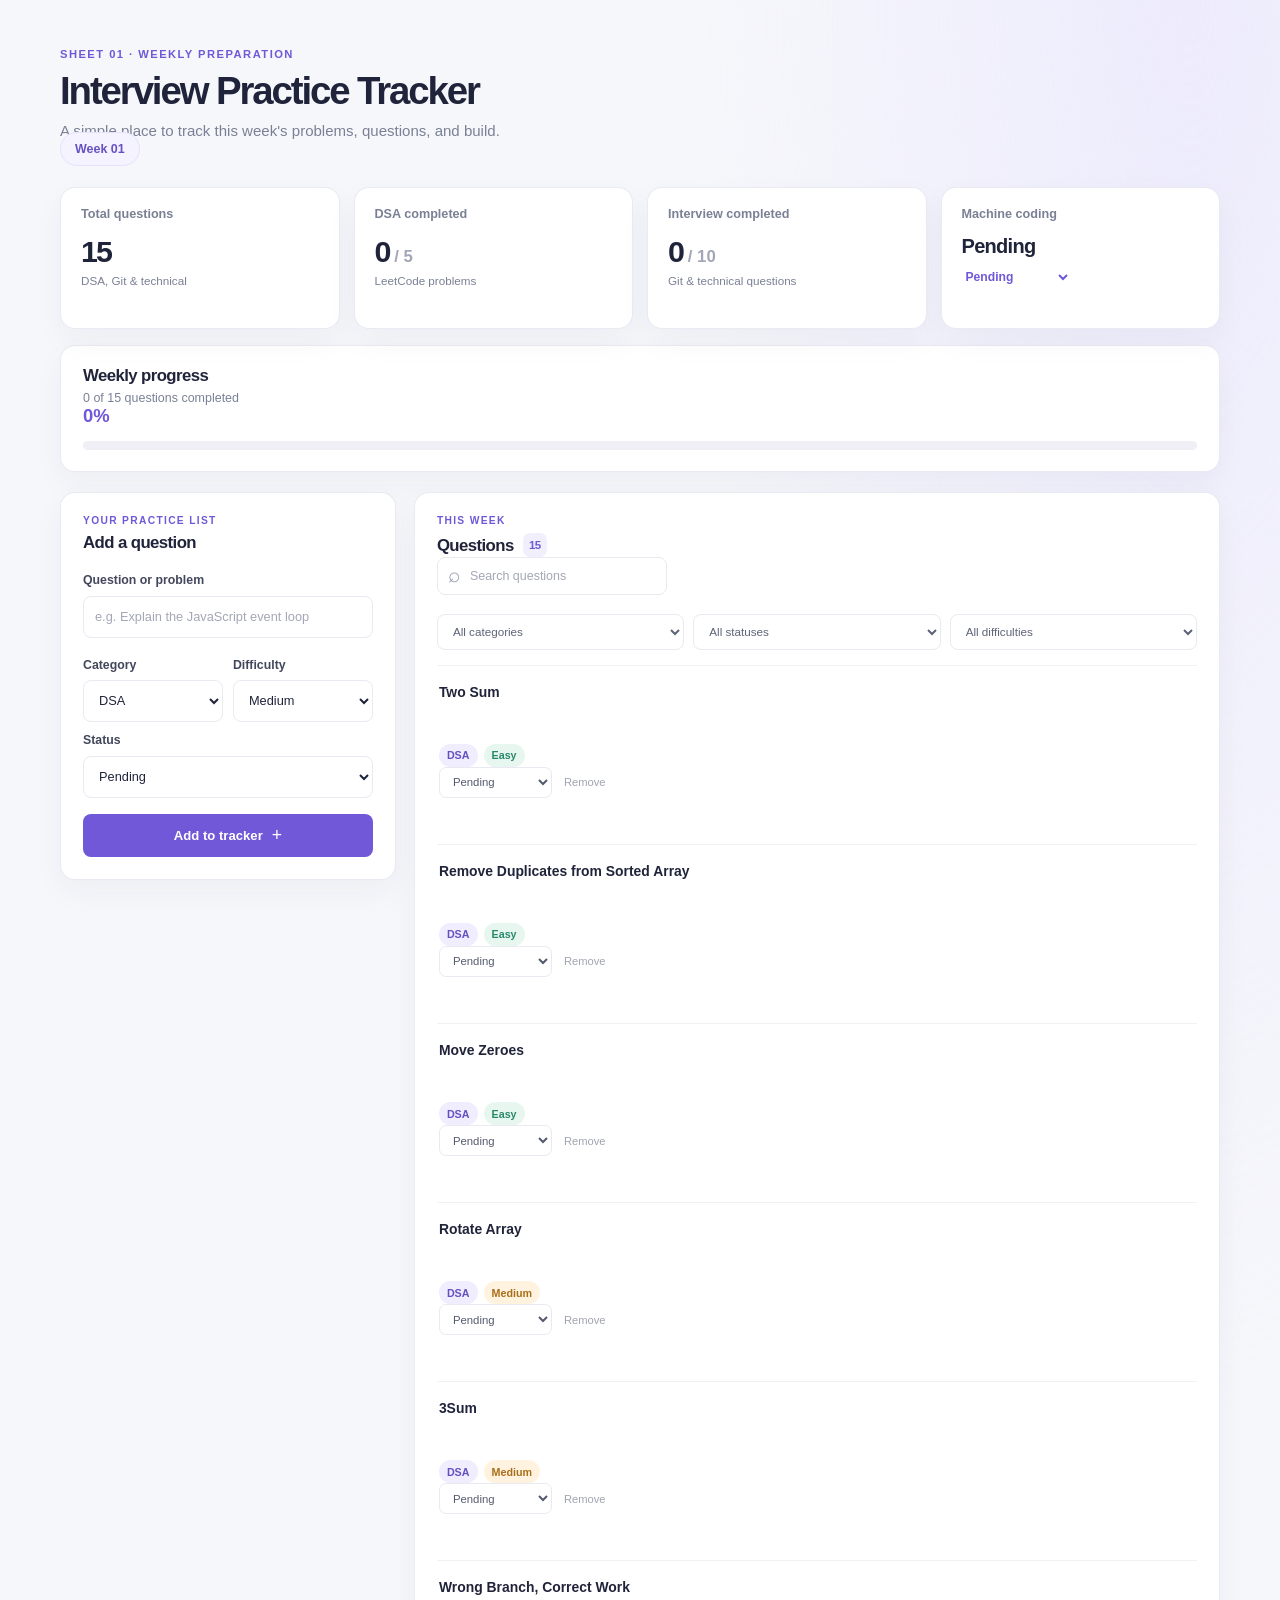
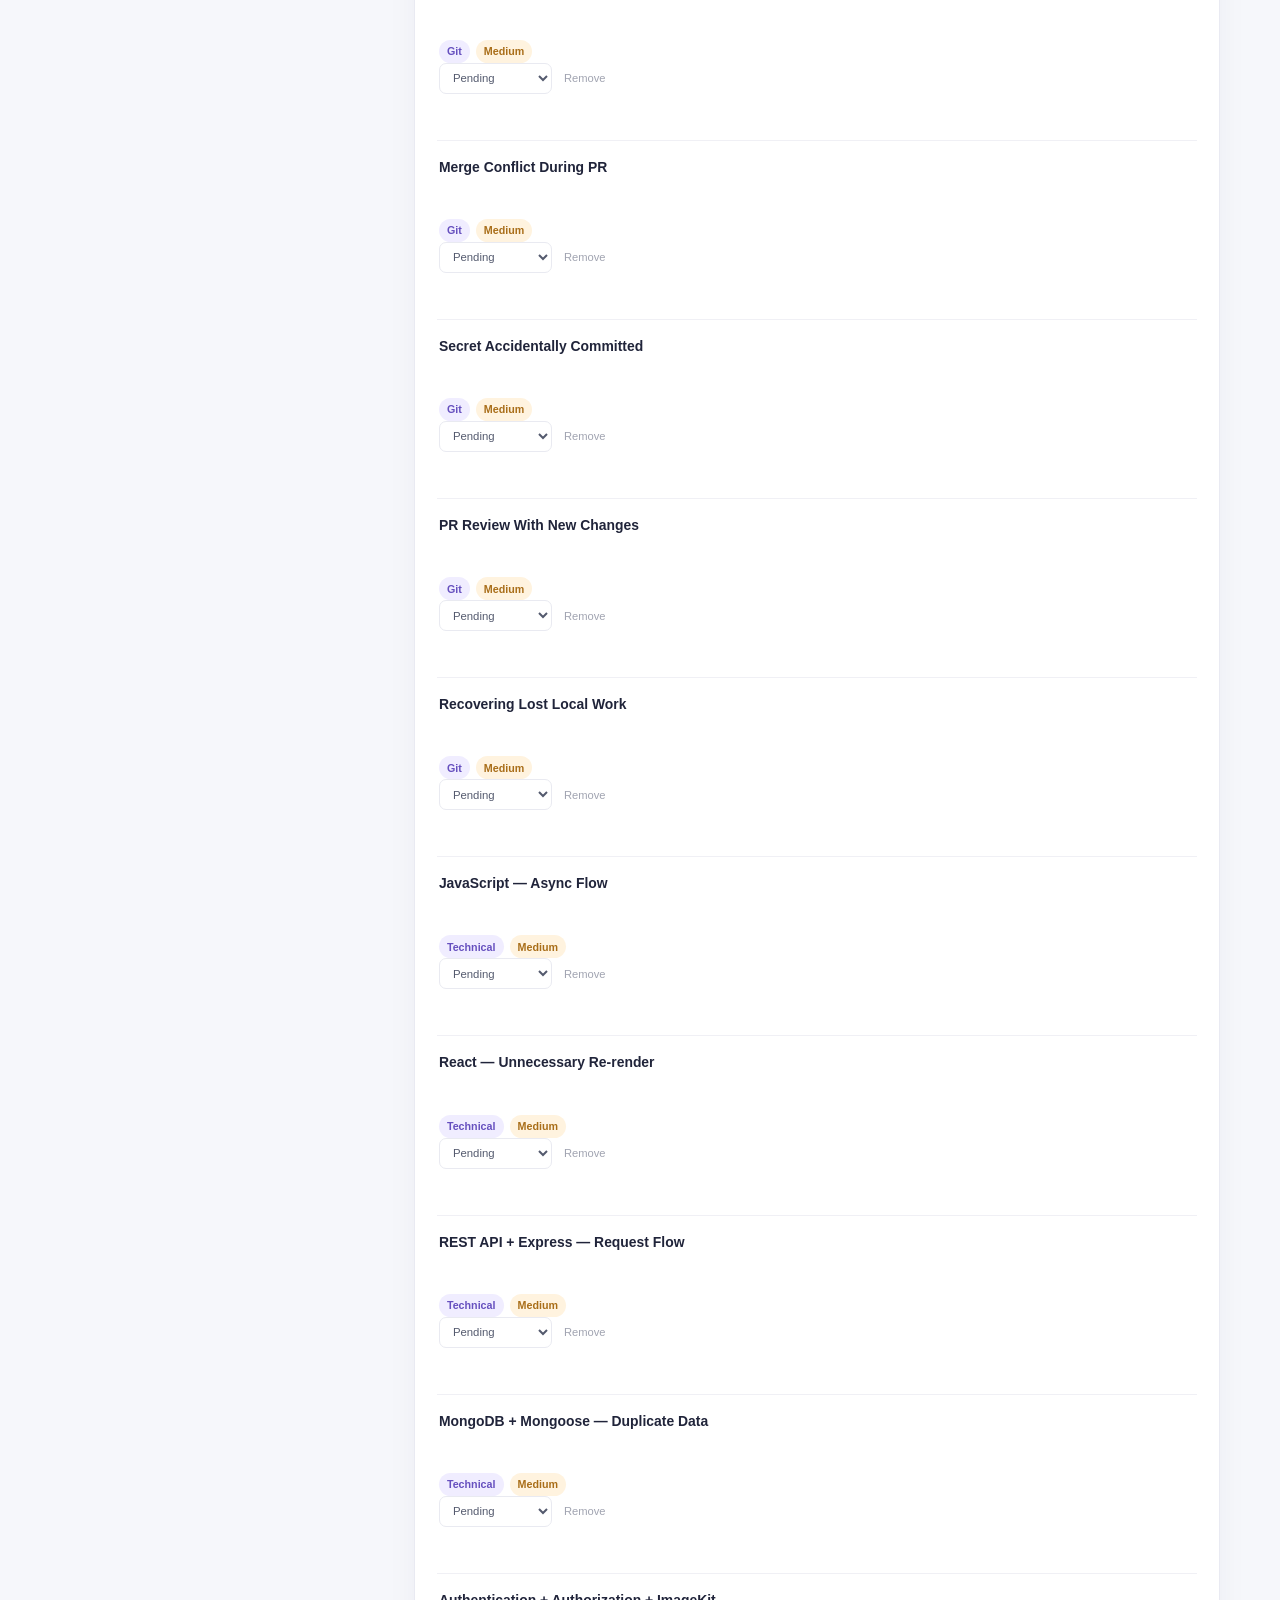
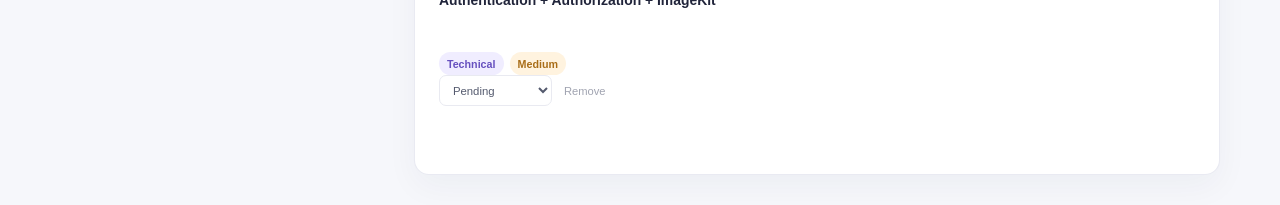
<file: dashboard-frontend-machine-coding/index.html>
<!doctype html>
<html lang="en">
  <head>
    <meta charset="UTF-8">
    <meta name="viewport" content="width=device-width, initial-scale=1">
    <meta name="theme-color" content="#f6f7fb">
    <title>Interview Practice Tracker</title>
    <link rel="stylesheet" href="styles.css">
    <script src="app.js" defer></script>
  </head>
  <body>
    <main class="page-shell">
      <header class="page-header">
        <div>
          <p class="eyebrow">SHEET 01 · WEEKLY PREPARATION</p>
          <h1>Interview Practice Tracker</h1>
          <p class="intro">A simple place to track this week's problems, questions, and build.</p>
        </div>
        <span class="week-tag">Week 01</span>
      </header>

      <section class="dashboard" aria-label="Weekly dashboard">
        <article class="stat-card">
          <span class="stat-label">Total questions</span>
          <strong class="stat-value" id="total-questions">0</strong>
          <span class="stat-hint">DSA, Git & technical</span>
        </article>
        <article class="stat-card">
          <span class="stat-label">DSA completed</span>
          <strong class="stat-value" id="completed-dsa">0<span class="stat-total"> / 0</span></strong>
          <span class="stat-hint">LeetCode problems</span>
        </article>
        <article class="stat-card">
          <span class="stat-label">Interview completed</span>
          <strong class="stat-value" id="completed-interview">0<span class="stat-total"> / 0</span></strong>
          <span class="stat-hint">Git & technical questions</span>
        </article>
        <article class="stat-card machine-card">
          <span class="stat-label">Machine coding</span>
          <strong class="stat-value" id="machine-status-label">Pending</strong>
          <label class="visually-hidden" for="machine-status">Machine-coding status</label>
          <select id="machine-status" class="machine-select">
            <option value="Pending">Pending</option>
            <option value="In Progress">In Progress</option>
            <option value="Completed">Completed</option>
          </select>
        </article>
      </section>

      <section class="progress-panel" aria-labelledby="progress-heading">
        <div class="progress-copy">
          <div>
            <h2 id="progress-heading">Weekly progress</h2>
            <p id="progress-summary">0 of 0 questions completed</p>
          </div>
          <strong id="progress-percent">0%</strong>
        </div>
        <div
          class="progress-track"
          id="progress-track"
          role="progressbar"
          aria-label="Question completion"
          aria-valuemin="0"
          aria-valuemax="100"
          aria-valuenow="0"
        >
          <span id="progress-fill"></span>
        </div>
      </section>

      <section class="workspace" aria-label="Question tracker">
        <aside class="form-panel">
          <div class="section-heading">
            <p class="eyebrow">YOUR PRACTICE LIST</p>
            <h2>Add a question</h2>
          </div>
          <form id="question-form">
            <label for="question-title">Question or problem</label>
            <input
              id="question-title"
              name="title"
              type="text"
              maxlength="120"
              placeholder="e.g. Explain the JavaScript event loop"
              required
            >
            <p class="field-error" id="form-error" role="alert"></p>

            <div class="form-row">
              <div>
                <label for="question-category">Category</label>
                <select id="question-category" name="category">
                  <option value="DSA">DSA</option>
                  <option value="Git">Git</option>
                  <option value="Technical">Technical</option>
                </select>
              </div>
              <div>
                <label for="question-difficulty">Difficulty</label>
                <select id="question-difficulty" name="difficulty">
                  <option value="Easy">Easy</option>
                  <option value="Medium" selected>Medium</option>
                  <option value="Hard">Hard</option>
                </select>
              </div>
            </div>

            <label for="question-status">Status</label>
            <select id="question-status" name="status">
              <option value="Pending">Pending</option>
              <option value="In Progress">In Progress</option>
              <option value="Completed">Completed</option>
            </select>

            <button class="primary-button" type="submit">Add to tracker <span aria-hidden="true">+</span></button>
          </form>
        </aside>

        <section class="list-panel" aria-labelledby="list-heading">
          <div class="list-header">
            <div class="section-heading">
              <p class="eyebrow">THIS WEEK</p>
              <h2 id="list-heading">Questions <span class="list-count" id="visible-count">0</span></h2>
            </div>
            <label class="search-box">
              <span class="visually-hidden">Search questions</span>
              <span aria-hidden="true">⌕</span>
              <input id="question-search" type="search" placeholder="Search questions">
            </label>
          </div>

          <div class="filters" aria-label="Filter questions">
            <label>
              <span class="visually-hidden">Filter by category</span>
              <select id="filter-category">
                <option value="All">All categories</option>
                <option value="DSA">DSA</option>
                <option value="Git">Git</option>
                <option value="Technical">Technical</option>
              </select>
            </label>
            <label>
              <span class="visually-hidden">Filter by status</span>
              <select id="filter-status">
                <option value="All">All statuses</option>
                <option value="Pending">Pending</option>
                <option value="In Progress">In Progress</option>
                <option value="Completed">Completed</option>
              </select>
            </label>
            <label>
              <span class="visually-hidden">Filter by difficulty</span>
              <select id="filter-difficulty">
                <option value="All">All difficulties</option>
                <option value="Easy">Easy</option>
                <option value="Medium">Medium</option>
                <option value="Hard">Hard</option>
              </select>
            </label>
          </div>

          <p class="storage-message" id="storage-message" role="status" hidden></p>
          <div class="question-list" id="question-list" aria-live="polite"></div>
        </section>
      </section>

    
    </main>
  </body>
</html>
</file>
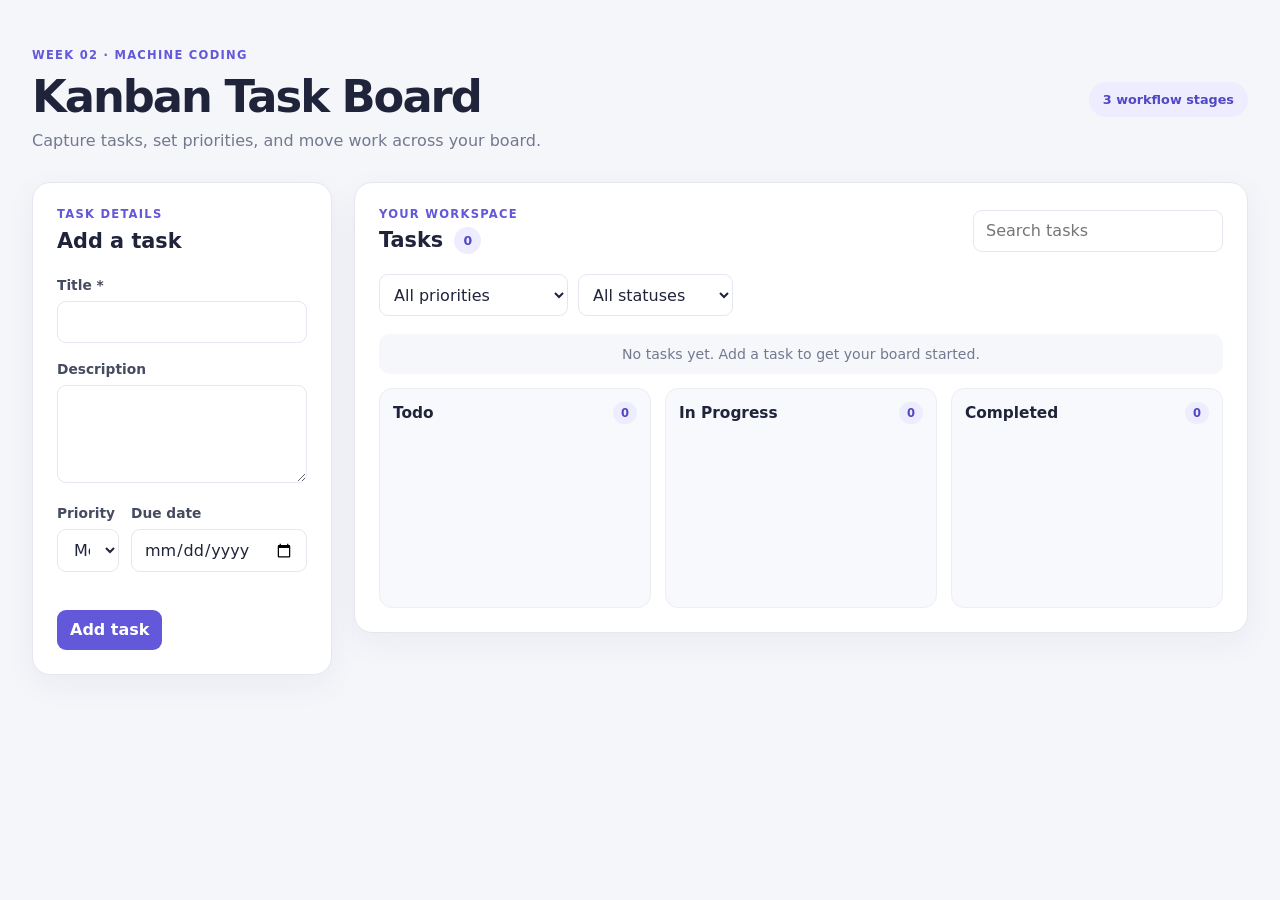
<file: sheet-2/dashboard-frontend-machine-coding/kanban-task-board/index.html>
<!doctype html>
<html lang="en">
  <head>
    <meta charset="UTF-8">
    <meta name="viewport" content="width=device-width, initial-scale=1">
    <meta name="theme-color" content="#f5f6fa">
    <title>Kanban Task Board</title>
    <link rel="stylesheet" href="styles.css">
    <script src="app.js" defer></script>
  </head>
  <body>
    <main class="page-shell">
      <header class="page-header">
        <div>
          <p class="eyebrow">WEEK 02 · MACHINE CODING</p>
          <h1>Kanban Task Board</h1>
          <p class="intro">Capture tasks, set priorities, and move work across your board.</p>
        </div>
        <span class="board-tag">3 workflow stages</span>
      </header>

      <section class="workspace" aria-label="Task board controls and tasks">
        <aside class="form-panel">
          <div class="section-heading">
            <p class="eyebrow">TASK DETAILS</p>
            <h2 id="form-heading">Add a task</h2>
          </div>
          <form id="task-form" novalidate>
            <label for="task-title">Title <span aria-hidden="true">*</span></label>
            <input id="task-title" name="title" type="text" maxlength="100" required>

            <label for="task-description">Description</label>
            <textarea id="task-description" name="description" rows="4" maxlength="500"></textarea>

            <div class="form-row">
              <div>
                <label for="task-priority">Priority</label>
                <select id="task-priority" name="priority">
                  <option value="Low">Low</option>
                  <option value="Medium" selected>Medium</option>
                  <option value="High">High</option>
                </select>
              </div>
              <div>
                <label for="task-due-date">Due date</label>
                <input id="task-due-date" name="dueDate" type="date">
              </div>
            </div>

            <p class="field-error" id="form-error" role="alert"></p>
            <div class="form-actions">
              <button class="primary-button" id="submit-button" type="submit">Add task</button>
              <button class="secondary-button" id="cancel-edit" type="button" hidden>Cancel</button>
            </div>
          </form>
        </aside>

        <section class="board-panel" aria-labelledby="board-heading">
          <div class="board-toolbar">
            <div class="section-heading">
              <p class="eyebrow">YOUR WORKSPACE</p>
              <h2 id="board-heading">Tasks <span class="task-count" id="task-count">0</span></h2>
            </div>
            <label class="search-control">
              <span class="visually-hidden">Search task titles</span>
              <input id="task-search" type="search" placeholder="Search tasks">
            </label>
          </div>

          <div class="filters" aria-label="Filter tasks">
            <label>
              <span class="visually-hidden">Filter by priority</span>
              <select id="priority-filter">
                <option value="All">All priorities</option>
                <option value="High">High priority</option>
                <option value="Medium">Medium priority</option>
                <option value="Low">Low priority</option>
              </select>
            </label>
            <label>
              <span class="visually-hidden">Filter by status</span>
              <select id="status-filter">
                <option value="All">All statuses</option>
                <option value="Todo">Todo</option>
                <option value="In Progress">In Progress</option>
                <option value="Completed">Completed</option>
              </select>
            </label>
          </div>

          <p class="storage-message" id="storage-message" role="status" hidden></p>
          <p class="board-empty" id="board-empty" hidden></p>
          <div class="board" id="board">
            <section class="column" data-status="Todo" aria-labelledby="todo-heading">
              <header class="column-header">
                <h3 id="todo-heading">Todo</h3>
                <span class="column-count" data-count="Todo">0</span>
              </header>
              <div class="task-list" data-list="Todo"></div>
            </section>
            <section class="column" data-status="In Progress" aria-labelledby="progress-heading">
              <header class="column-header">
                <h3 id="progress-heading">In Progress</h3>
                <span class="column-count" data-count="In Progress">0</span>
              </header>
              <div class="task-list" data-list="In Progress"></div>
            </section>
            <section class="column" data-status="Completed" aria-labelledby="completed-heading">
              <header class="column-header">
                <h3 id="completed-heading">Completed</h3>
                <span class="column-count" data-count="Completed">0</span>
              </header>
              <div class="task-list" data-list="Completed"></div>
            </section>
          </div>
        </section>
      </section>
    </main>
  </body>
</html>
</file>
<file: dashboard-frontend-machine-coding/styles.css>
:root {
  color-scheme: light;
  --ink: #20243a;
  --muted: #7a8095;
  --line: #e9eaf1;
  --surface: #ffffff;
  --canvas: #f6f7fb;
  --purple: #7058d8;
  --purple-soft: #f0edff;
  --green: #27886a;
  --green-soft: #e8f6f0;
  --amber: #a96e19;
  --amber-soft: #fff3df;
  --shadow: 0 12px 32px rgba(31, 36, 65, 0.045);
  font-family: "Segoe UI", sans-serif;
  color: var(--ink);
  background: var(--canvas);
  font-synthesis: none;
  text-rendering: optimizeLegibility;
}

* {
  box-sizing: border-box;
}

body {
  min-width: 320px;
  min-height: 100vh;
  margin: 0;
  background:
    radial-gradient(
      ellipse at 93% 0%,
      rgba(225, 219, 255, 0.42),
      transparent 31rem
    ),
    var(--canvas);
}

button,
input,
select {
  font: inherit;
}

button,
select {
  cursor: pointer;
}

.page-shell {
  width: min(1160px, calc(100% - 48px));
  margin: 0 auto;
  padding: 48px 0 30px;
}

.page-header,
.progress-copy,
.list-header,
.question-top,
.question-bottom,
.page-header {
  gap: 24px;
  margin-bottom: 30px;
}

.eyebrow {
  margin: 0 0 9px;
  color: var(--purple);
  font-size: 0.7rem;
  font-weight: 700;
  letter-spacing: 0.13em;
}

h1,
h2,
p {
  margin-top: 0;
}

h1,
h2,
.stat-value {
  font-family: "Segoe UI", sans-serif;
}

h1 {
  margin-bottom: 8px;
  font-size: clamp(1.8rem, 4vw, 2.4rem);
  letter-spacing: -0.055em;
  line-height: 1.16;
}

.intro {
  margin: 0;
  color: var(--muted);
  font-size: 0.94rem;
}

.week-tag {
  flex: 0 0 auto;
  padding: 9px 14px;
  border: 1px solid #e6e2fc;
  border-radius: 999px;
  background: #f5f3ff;
  color: #6651c2;
  font-size: 0.78rem;
  font-weight: 700;
}

.dashboard {
  display: grid;
  grid-template-columns: repeat(4, minmax(0, 1fr));
  gap: 14px;
  margin-bottom: 16px;
}

.stat-card,
.progress-panel,
.form-panel,
.list-panel {
  border: 1px solid rgba(231, 232, 241, 0.9);
  border-radius: 15px;
  background: var(--surface);
  box-shadow: var(--shadow);
}

.stat-card {
  min-height: 142px;
  padding: 19px 20px;
}

.stat-label,
.stat-hint {
  display: block;
  color: var(--muted);
  font-size: 0.79rem;
}

.stat-label {
  margin-bottom: 15px;
  font-weight: 600;
}

.stat-value {
  display: block;
  margin-bottom: 4px;
  font-size: 1.9rem;
  font-weight: 800;
  letter-spacing: -0.06em;
  line-height: 1;
}

.stat-total {
  color: #a2a6b7;
  font-size: 1.05rem;
  font-weight: 600;
  letter-spacing: 0;
}

.stat-hint {
  margin-top: 8px;
  font-size: 0.73rem;
}

.machine-card {
  position: relative;
}

.machine-card .stat-value {
  margin-bottom: 9px;
  font-size: 1.25rem;
  letter-spacing: -0.035em;
}

.machine-select {
  max-width: 100%;
  padding: 4px 22px 4px 0;
  border: 0;
  background-color: transparent;
  color: var(--purple);
  font-size: 0.76rem;
  font-weight: 700;
}

.progress-panel {
  padding: 20px 22px 21px;
  margin-bottom: 20px;
}

.progress-copy {
  gap: 16px;
  margin-bottom: 14px;
}

.progress-copy h2,
.section-heading h2 {
  margin: 0;
  font-size: 1.05rem;
  font-weight: 800;
  letter-spacing: -0.035em;
}

.progress-copy p {
  margin: 5px 0 0;
  color: var(--muted);
  font-size: 0.78rem;
}

#progress-percent {
  color: var(--purple);
  font-family: "Segoe UI", sans-serif;
  font-size: 1.15rem;
}

.progress-track {
  height: 9px;
  overflow: hidden;
  border-radius: 99px;
  background: #efeff5;
}

.progress-track span {
  display: block;
  width: 0;
  height: 100%;
  border-radius: inherit;
  background: linear-gradient(90deg, #8068e5, #ad92f2);
  transition: width 180ms ease;
}

.workspace {
  display: grid;
  grid-template-columns: minmax(245px, 0.75fr) minmax(0, 1.8fr);
  align-items: start;
  gap: 18px;
}

.form-panel,
.list-panel {
  padding: 22px;
}

.section-heading {
  margin-bottom: 20px;
}

.section-heading .eyebrow {
  margin-bottom: 7px;
  font-size: 0.64rem;
}

.form-panel form {
  display: grid;
  gap: 9px;
}

.form-panel label,
.form-row label {
  color: #42475c;
  font-size: 0.77rem;
  font-weight: 700;
}

.form-panel input,
.form-panel select,
.filters select,
.search-box {
  width: 100%;
  min-height: 42px;
  border: 1px solid var(--line);
  border-radius: 8px;
  outline: none;
  background-color: #fff;
  color: var(--ink);
  font-size: 0.8rem;
}

.form-panel input,
.form-panel select,
.filters select {
  padding: 0 11px;
}

.form-panel input::placeholder,
.search-box input::placeholder {
  color: #a4a7b5;
}

.form-panel input:focus,
.form-panel select:focus,
.filters select:focus,
.search-box:focus-within {
  border-color: #a595ec;
  box-shadow: 0 0 0 3px rgba(112, 88, 216, 0.1);
}

.form-row {
  display: grid;
  grid-template-columns: 1fr 1fr;
  gap: 10px;
  margin: 2px 0;
}

.form-row > div {
  display: grid;
  gap: 8px;
}

.field-error {
  min-height: 0;
  margin: -3px 0 0;
  color: #bd3d4a;
  font-size: 0.74rem;
}

.primary-button {
  display: flex;
  align-items: center;
  justify-content: center;
  gap: 9px;
  min-height: 43px;
  margin-top: 7px;
  border: 0;
  border-radius: 8px;
  background: var(--purple);
  color: #fff;
  font-size: 0.82rem;
  font-weight: 700;
  transition:
    background 150ms ease,
    transform 150ms ease;
}

.primary-button:hover {
  transform: translateY(-1px);
  background: #5d45c5;
}

.primary-button span {
  font-size: 1.1rem;
  font-weight: 400;
}

.list-panel {
  min-width: 0;
}

.list-header {
  gap: 18px;
  margin-bottom: 19px;
}

.list-header .section-heading {
  margin: 0;
}

.list-count {
  display: inline-grid;
  min-width: 24px;
  height: 24px;
  margin-left: 5px;
  place-items: center;
  border-radius: 7px;
  background: #f1effc;
  color: var(--purple);
  font-family: "Segoe UI", sans-serif;
  font-size: 0.72rem;
  vertical-align: 2px;
}

.search-box {
  display: flex;
  align-items: center;
  gap: 7px;
  width: min(230px, 48%);
  min-height: 38px;
  padding: 0 10px;
  color: #969aad;
}

.search-box > span {
  font-size: 1.3rem;
  line-height: 1;
}

.search-box input {
  width: 100%;
  min-width: 0;
  border: 0;
  outline: 0;
  color: var(--ink);
  font-size: 0.78rem;
}

.filters {
  display: grid;
  grid-template-columns: repeat(3, minmax(0, 1fr));
  gap: 9px;
  padding-bottom: 15px;
  border-bottom: 1px solid #f0f0f5;
}

.filters select {
  min-height: 36px;
  color: #5e6377;
  font-size: 0.73rem;
}

.storage-message {
  padding: 10px 12px;
  margin: 14px 0 0;
  border-radius: 8px;
  background: var(--amber-soft);
  color: #805516;
  font-size: 0.78rem;
  line-height: 1.5;
}

.question-list {
  display: grid;
}

.question-item {
  display: grid;
  gap: 12px;
  padding: 16px 2px;
  border-bottom: 1px solid #f0f0f5;
}

.question-item:last-child {
  border-bottom: 0;
}

.question-top {
  align-items: flex-start;
  gap: 12px;
}

.question-title {
  margin: 0;
  font-size: 0.87rem;
  font-weight: 700;
  line-height: 1.45;
  overflow-wrap: anywhere;
}

.question-bottom {
  flex-wrap: wrap;
  gap: 9px;
}

.badges {
  display: flex;
  flex-wrap: wrap;
  gap: 6px;
}

.badge {
  display: inline-flex;
  align-items: center;
  min-height: 23px;
  padding: 3px 8px;
  border-radius: 99px;
  background: #f2f3f7;
  color: #656a7c;
  font-size: 0.67rem;
  font-weight: 700;
}

.badge-category {
  background: var(--purple-soft);
  color: #6650bf;
}

.badge-easy {
  background: var(--green-soft);
  color: var(--green);
}

.badge-medium {
  background: var(--amber-soft);
  color: var(--amber);
}

.badge-hard {
  background: #fcebed;
  color: #b24c58;
}

.question-controls {
  display: flex;
  align-items: center;
  gap: 9px;
}

.status-select {
  max-width: 130px;
  min-height: 31px;
  padding: 0 23px 0 9px;
  border: 1px solid var(--line);
  border-radius: 7px;
  background: #fff;
  color: #545a6e;
  font-size: 0.71rem;
}

.delete-button {
  padding: 5px 3px;
  border: 0;
  background: transparent;
  color: #a1a4b1;
  font-size: 0.7rem;
}

.delete-button:hover {
  color: #b3424d;
}

.empty-state {
  padding: 38px 14px;
  text-align: center;
}

.empty-icon {
  display: grid;
  width: 43px;
  height: 43px;
  margin: 0 auto 13px;
  place-items: center;
  border-radius: 13px;
  background: var(--purple-soft);
  color: var(--purple);
  font-size: 1.25rem;
}

.empty-state h3 {
  margin: 0 0 5px;
  font-size: 0.92rem;
}

.empty-state p {
  max-width: 280px;
  margin: 0 auto;
  color: var(--muted);
  font-size: 0.77rem;
  line-height: 1.5;
}

.visually-hidden {
  position: absolute;
  width: 1px;
  height: 1px;
  padding: 0;
  overflow: hidden;
  clip: rect(0, 0, 0, 0);
  white-space: nowrap;
  border: 0;
}

@media (max-width: 860px) {
  .page-shell {
    width: min(100% - 32px, 700px);
    padding-top: 34px;
  }

  .dashboard {
    grid-template-columns: repeat(2, minmax(0, 1fr));
  }

  .workspace {
    grid-template-columns: 1fr;
  }

  .form-panel {
    order: 1;
  }
}

@media (max-width: 520px) {
  .page-shell {
    width: calc(100% - 24px);
    padding-top: 27px;
  }

  .page-header {
    align-items: flex-start;
    margin-bottom: 22px;
  }

  .intro {
    max-width: 290px;
    font-size: 0.84rem;
    line-height: 1.5;
  }

  .week-tag {
    margin-top: 2px;
    padding: 7px 10px;
    font-size: 0.68rem;
  }

  .dashboard {
    gap: 9px;
  }

  .stat-card {
    min-height: 126px;
    padding: 15px;
  }

  .stat-value {
    font-size: 1.65rem;
  }

  .progress-panel,
  .form-panel,
  .list-panel {
    padding: 17px;
  }

  .list-header {
    align-items: flex-start;
    flex-direction: column;
    gap: 13px;
  }

  .search-box {
    width: 100%;
  }

  .filters {
    grid-template-columns: 1fr;
    gap: 7px;
  }

  .filters select {
    min-height: 39px;
  }

  .question-controls {
    gap: 6px;
  }

  .status-select {
    max-width: 120px;
    font-size: 0.67rem;
  }
}
</file>
<file: sheet-2/dashboard-frontend-machine-coding/kanban-task-board/styles.css>
:root {
  color-scheme: light;
  font-family: Inter, ui-sans-serif, system-ui, -apple-system, BlinkMacSystemFont, "Segoe UI", sans-serif;
  color: #20243a;
  background: #f5f6fa;
  font-synthesis: none;
  text-rendering: optimizeLegibility;
  --muted: #72788e;
  --border: #e4e7ef;
  --purple: #6258d9;
  --panel: #ffffff;
}

* {
  box-sizing: border-box;
}

body {
  min-width: 320px;
  margin: 0;
}

button,
input,
select,
textarea {
  font: inherit;
}

button,
select {
  cursor: pointer;
}

.page-shell {
  width: min(1440px, 100%);
  margin: 0 auto;
  padding: 48px 32px;
}

.page-header,
.board-toolbar,
.column-header,
.form-actions {
  display: flex;
  align-items: center;
  justify-content: space-between;
  gap: 16px;
}

.page-header {
  margin-bottom: 32px;
}

.eyebrow {
  margin: 0 0 8px;
  color: var(--purple);
  font-size: 0.72rem;
  font-weight: 750;
  letter-spacing: 0.11em;
}

h1,
h2,
h3,
p {
  margin-top: 0;
}

h1 {
  margin-bottom: 8px;
  font-size: clamp(2rem, 4vw, 2.8rem);
  letter-spacing: -0.045em;
}

.intro {
  margin-bottom: 0;
  color: var(--muted);
}

.board-tag,
.task-count,
.column-count {
  border-radius: 999px;
  background: #eeedff;
  color: #5148c3;
  font-size: 0.8rem;
  font-weight: 700;
}

.board-tag {
  padding: 10px 14px;
  white-space: nowrap;
}

.workspace {
  display: grid;
  grid-template-columns: minmax(250px, 300px) minmax(0, 1fr);
  align-items: start;
  gap: 22px;
}

.form-panel,
.board-panel {
  min-width: 0;
  border: 1px solid var(--border);
  border-radius: 18px;
  background: var(--panel);
  box-shadow: 0 10px 32px rgb(34 40 75 / 5%);
}

.form-panel {
  padding: 24px;
}

.section-heading h2 {
  margin-bottom: 0;
  font-size: 1.3rem;
}

.form-panel .section-heading {
  margin-bottom: 24px;
}

form label,
.filters label {
  display: block;
}

form > label,
.form-row label {
  margin-bottom: 8px;
  color: #454b61;
  font-size: 0.86rem;
  font-weight: 650;
}

input,
select,
textarea {
  width: 100%;
  min-height: 42px;
  border: 1px solid var(--border);
  border-radius: 9px;
  background: #fff;
  color: inherit;
}

input,
textarea,
form select {
  margin-bottom: 18px;
  padding: 10px 12px;
}

textarea {
  resize: vertical;
}

input:focus,
select:focus,
textarea:focus,
button:focus-visible {
  outline: 3px solid rgb(98 88 217 / 22%);
  outline-offset: 2px;
  border-color: var(--purple);
}

.form-row {
  display: grid;
  grid-template-columns: 1fr 1fr;
  gap: 12px;
}

.form-row input,
.form-row select {
  margin-bottom: 0;
}

.field-error {
  min-height: 1.2em;
  margin: 10px 0 0;
  color: #b42332;
  font-size: 0.82rem;
}

.form-actions {
  justify-content: flex-start;
  margin-top: 12px;
}

.primary-button,
.secondary-button,
.task-action {
  min-height: 40px;
  border: 0;
  border-radius: 9px;
  padding: 9px 13px;
  font-weight: 700;
}

.primary-button {
  background: var(--purple);
  color: white;
}

.primary-button:hover {
  background: #5046c2;
}

.secondary-button,
.task-action {
  background: #f0f1f6;
  color: #424860;
}

.secondary-button:hover,
.task-action:hover {
  background: #e5e6ef;
}

.board-panel {
  padding: 24px;
}

.board-toolbar {
  flex-wrap: wrap;
  margin-bottom: 20px;
}

.board-toolbar .eyebrow {
  margin-bottom: 6px;
}

.task-count {
  display: inline-flex;
  min-width: 27px;
  height: 27px;
  align-items: center;
  justify-content: center;
  margin-left: 4px;
  vertical-align: 2px;
  font-size: 0.78rem;
}

.search-control {
  width: min(250px, 100%);
}

.search-control input {
  margin: 0;
}

.filters {
  display: flex;
  flex-wrap: wrap;
  gap: 10px;
  margin-bottom: 18px;
}

.filters select {
  width: auto;
  min-width: 150px;
  margin: 0;
  padding: 8px 30px 8px 10px;
}

.storage-message,
.board-empty {
  border-radius: 10px;
  padding: 12px 14px;
  font-size: 0.88rem;
}

.storage-message {
  background: #fff6df;
  color: #76520c;
}

.board-empty {
  background: #f6f7fb;
  color: var(--muted);
  text-align: center;
}

.board {
  display: grid;
  grid-template-columns: repeat(3, minmax(0, 1fr));
  align-items: start;
  gap: 14px;
}

.column {
  min-width: 0;
  min-height: 220px;
  border: 1px solid #eceef4;
  border-radius: 13px;
  background: #f8f9fc;
  padding: 13px;
}

.column-header {
  margin-bottom: 12px;
}

.column-header h3 {
  margin: 0;
  font-size: 0.96rem;
}

.column-count {
  padding: 4px 8px;
  font-size: 0.72rem;
}

.task-list {
  display: grid;
  align-content: start;
  gap: 10px;
}

.task-card {
  min-width: 0;
  border: 1px solid var(--border);
  border-radius: 11px;
  background: white;
  padding: 13px;
  box-shadow: 0 3px 10px rgb(34 40 75 / 4%);
}

.task-card h4 {
  margin: 0 0 7px;
  overflow-wrap: anywhere;
  font-size: 0.95rem;
}

.task-description {
  margin: 0 0 12px;
  color: var(--muted);
  font-size: 0.84rem;
  line-height: 1.5;
  overflow-wrap: anywhere;
  white-space: pre-wrap;
}

.task-meta {
  display: flex;
  align-items: center;
  justify-content: space-between;
  gap: 8px;
  margin-bottom: 12px;
  color: var(--muted);
  font-size: 0.76rem;
}

.priority {
  border-radius: 999px;
  padding: 4px 8px;
  font-weight: 700;
}

.priority-high {
  background: #ffeaeb;
  color: #ab2d3b;
}

.priority-medium {
  background: #fff2d6;
  color: #825a08;
}

.priority-low {
  background: #e5f6ec;
  color: #267044;
}

.task-controls {
  display: grid;
  grid-template-columns: minmax(0, 1fr) auto auto;
  align-items: center;
  gap: 6px;
}

.task-controls select {
  min-width: 0;
  min-height: 36px;
  margin: 0;
  padding: 6px;
  font-size: 0.75rem;
}

.task-action {
  min-height: 36px;
  padding: 7px 9px;
  font-size: 0.75rem;
}

.delete-button {
  color: #a52c3b;
}

.visually-hidden {
  position: absolute;
  width: 1px;
  height: 1px;
  overflow: hidden;
  clip: rect(0, 0, 0, 0);
  white-space: nowrap;
  clip-path: inset(50%);
}

[hidden] {
  display: none !important;
}

@media (max-width: 1000px) {
  .workspace {
    grid-template-columns: 250px minmax(0, 1fr);
  }

  .board {
    grid-template-columns: 1fr;
  }

  .column {
    min-height: 130px;
  }
}

@media (max-width: 700px) {
  .page-shell {
    padding: 28px 16px;
  }

  .page-header {
    align-items: flex-start;
  }

  .board-tag {
    display: none;
  }

  .workspace {
    grid-template-columns: 1fr;
  }

  .form-panel,
  .board-panel {
    padding: 18px;
  }

  .board-toolbar {
    align-items: flex-start;
  }

  .search-control {
    width: 100%;
  }
}
</file>
